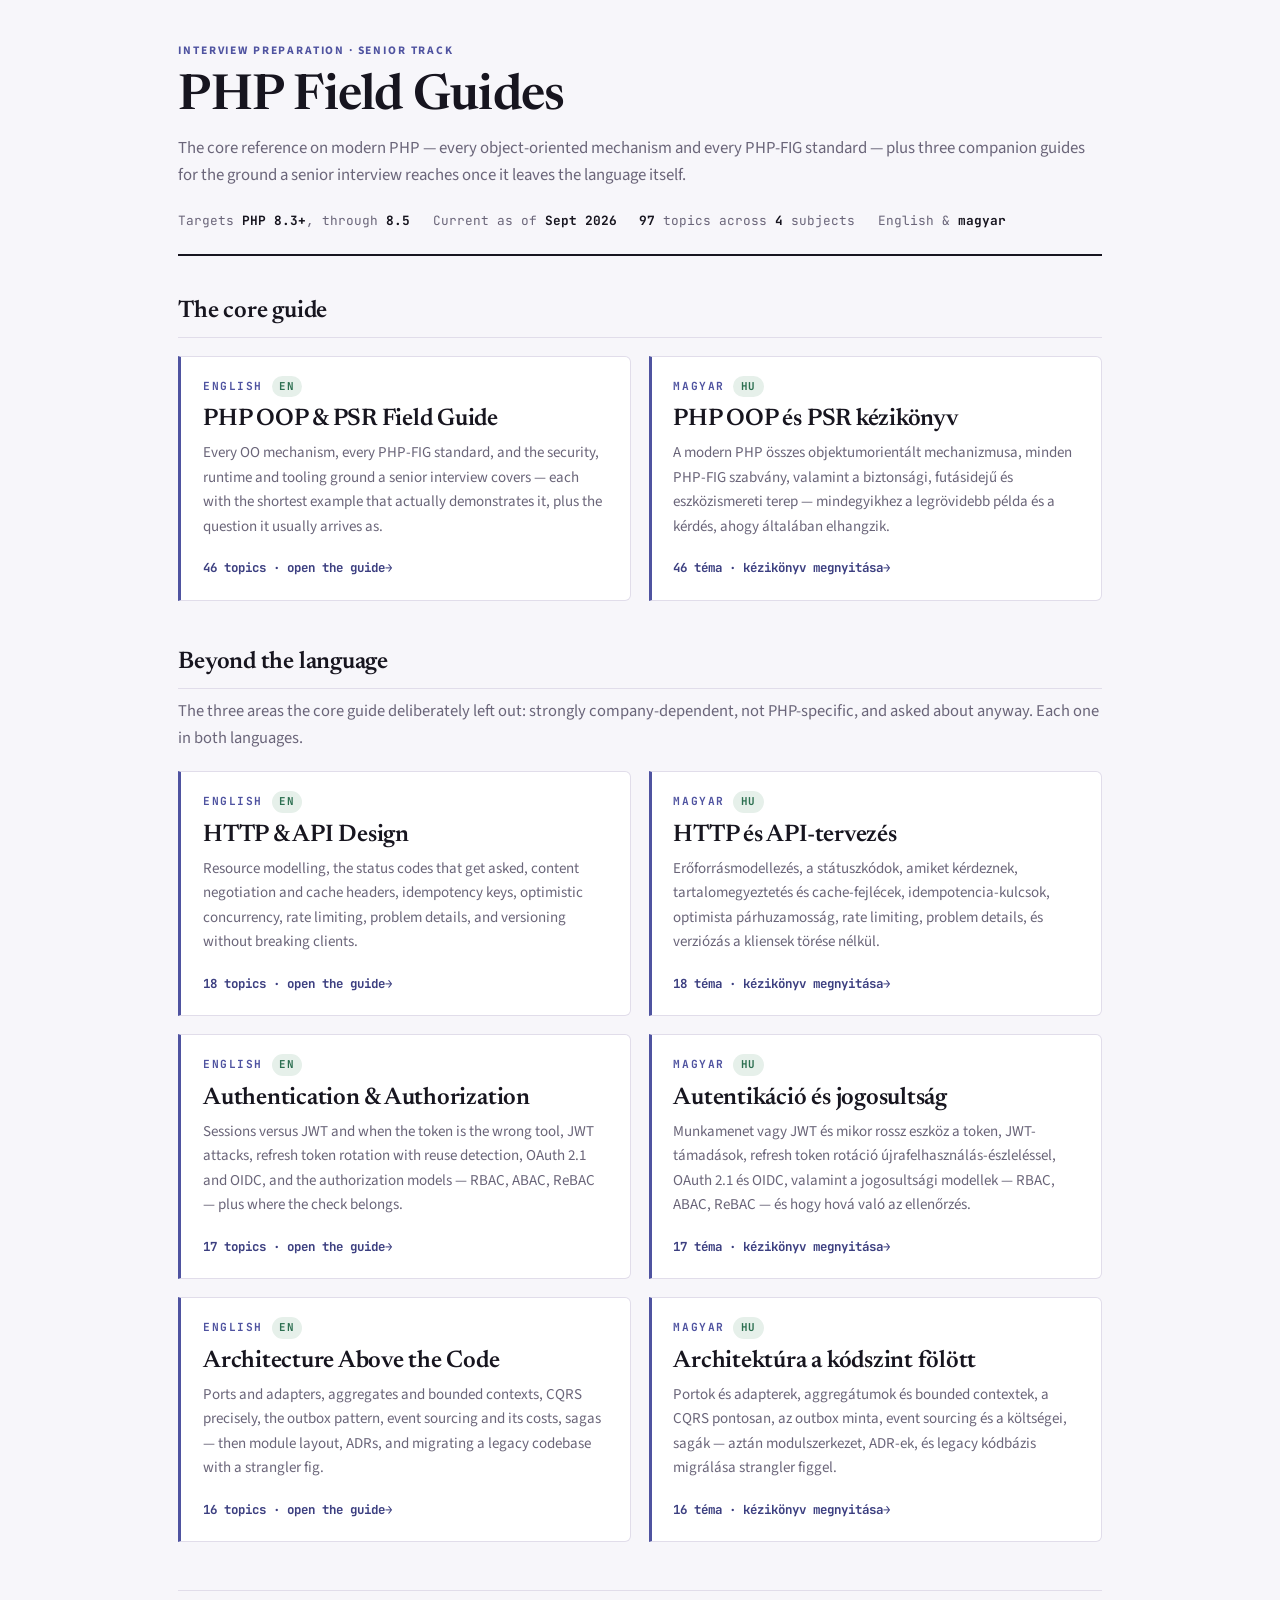
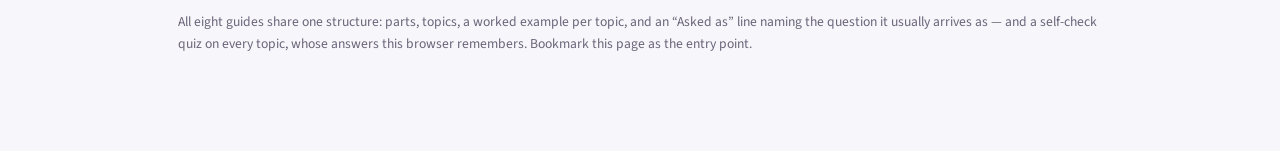
<file: index.html>
<!doctype html>
<html lang="en">
<head>
<meta charset="utf-8">
<meta name="viewport" content="width=device-width, initial-scale=1">
<title>PHP Field Guides</title>
<link rel="preconnect" href="https://fonts.googleapis.com">
<link rel="preconnect" href="https://fonts.gstatic.com" crossorigin>
<link rel="stylesheet" href="https://fonts.googleapis.com/css2?family=Newsreader:ital,opsz,wght@0,6..72,400;0,6..72,600;1,6..72,400&family=Source+Sans+3:ital,wght@0,400;0,600;0,700;1,400&family=JetBrains+Mono:wght@400;700&display=swap">
<link rel="stylesheet" href="assets/base.css">
<link rel="stylesheet" href="assets/index.css">
</head>
<body>
<div class="wrap">

  <header class="masthead">
    <p class="eyebrow">Interview preparation · senior track</p>
    <h1>PHP Field Guides</h1>
    <p class="standfirst">The core reference on modern PHP — every object-oriented mechanism and every PHP-FIG standard — plus three companion guides for the ground a senior interview reaches once it leaves the language itself.</p>
    <div class="meta-row">
      <span>Targets <b>PHP 8.3+</b>, through <b>8.5</b></span>
      <span>Current as of <b>Sept 2026</b></span>
      <span><b>97</b> topics across <b>4</b> subjects</span>
      <span>English &amp; <b>magyar</b></span>
    </div>
  </header>

  <main>
    <h2 class="group">The core guide</h2>
    <ul class="cards">
      <li>
        <a class="card" href="guides/php-en.html" hreflang="en">
          <span class="lang">English <span class="pill ok">EN</span></span>
          <h3>PHP OOP &amp; PSR Field Guide</h3>
          <p>Every OO mechanism, every PHP-FIG standard, and the security, runtime and tooling ground a senior interview covers — each with the shortest example that actually demonstrates it, plus the question it usually arrives as.</p>
          <span class="go">46 topics · open the guide</span>
        </a>
      </li>
      <li>
        <a class="card" href="guides/php-hu.html" hreflang="hu">
          <span class="lang">Magyar <span class="pill ok">HU</span></span>
          <h3>PHP OOP és PSR kézikönyv</h3>
          <p>A modern PHP összes objektumorientált mechanizmusa, minden PHP-FIG szabvány, valamint a biztonsági, futásidejű és eszközismereti terep — mindegyikhez a legrövidebb példa és a kérdés, ahogy általában elhangzik.</p>
          <span class="go">46 téma · kézikönyv megnyitása</span>
        </a>
      </li>
    </ul>

    <h2 class="group">Beyond the language</h2>
    <p class="group-intro">The three areas the core guide deliberately left out: strongly company-dependent, not PHP-specific, and asked about anyway. Each one in both languages.</p>
    <ul class="cards">
      <li>
        <a class="card" href="guides/http-api-en.html" hreflang="en">
          <span class="lang">English <span class="pill ok">EN</span></span>
          <h3>HTTP &amp; API Design</h3>
          <p>Resource modelling, the status codes that get asked, content negotiation and cache headers, idempotency keys, optimistic concurrency, rate limiting, problem details, and versioning without breaking clients.</p>
          <span class="go">18 topics · open the guide</span>
        </a>
      </li>
      <li>
        <a class="card" href="guides/http-api-hu.html" hreflang="hu">
          <span class="lang">Magyar <span class="pill ok">HU</span></span>
          <h3>HTTP és API-tervezés</h3>
          <p>Erőforrásmodellezés, a státuszkódok, amiket kérdeznek, tartalomegyeztetés és cache-fejlécek, idempotencia-kulcsok, optimista párhuzamosság, rate limiting, problem details, és verziózás a kliensek törése nélkül.</p>
          <span class="go">18 téma · kézikönyv megnyitása</span>
        </a>
      </li>
      <li>
        <a class="card" href="guides/auth-en.html" hreflang="en">
          <span class="lang">English <span class="pill ok">EN</span></span>
          <h3>Authentication &amp; Authorization</h3>
          <p>Sessions versus JWT and when the token is the wrong tool, JWT attacks, refresh token rotation with reuse detection, OAuth 2.1 and OIDC, and the authorization models — RBAC, ABAC, ReBAC — plus where the check belongs.</p>
          <span class="go">17 topics · open the guide</span>
        </a>
      </li>
      <li>
        <a class="card" href="guides/auth-hu.html" hreflang="hu">
          <span class="lang">Magyar <span class="pill ok">HU</span></span>
          <h3>Autentikáció és jogosultság</h3>
          <p>Munkamenet vagy JWT és mikor rossz eszköz a token, JWT-támadások, refresh token rotáció újrafelhasználás-észleléssel, OAuth 2.1 és OIDC, valamint a jogosultsági modellek — RBAC, ABAC, ReBAC — és hogy hová való az ellenőrzés.</p>
          <span class="go">17 téma · kézikönyv megnyitása</span>
        </a>
      </li>
      <li>
        <a class="card" href="guides/architecture-en.html" hreflang="en">
          <span class="lang">English <span class="pill ok">EN</span></span>
          <h3>Architecture Above the Code</h3>
          <p>Ports and adapters, aggregates and bounded contexts, CQRS precisely, the outbox pattern, event sourcing and its costs, sagas — then module layout, ADRs, and migrating a legacy codebase with a strangler fig.</p>
          <span class="go">16 topics · open the guide</span>
        </a>
      </li>
      <li>
        <a class="card" href="guides/architecture-hu.html" hreflang="hu">
          <span class="lang">Magyar <span class="pill ok">HU</span></span>
          <h3>Architektúra a kódszint fölött</h3>
          <p>Portok és adapterek, aggregátumok és bounded contextek, a CQRS pontosan, az outbox minta, event sourcing és a költségei, sagák — aztán modulszerkezet, ADR-ek, és legacy kódbázis migrálása strangler figgel.</p>
          <span class="go">16 téma · kézikönyv megnyitása</span>
        </a>
      </li>
    </ul>
  </main>

  <footer class="end">
    All eight guides share one structure: parts, topics, a worked example per topic, and an “Asked as” line naming the question it usually arrives as — and a self-check quiz on every topic, whose answers this browser remembers. Bookmark this page as the entry point.
  </footer>

</div>
</body>
</html>
</file>
<file: assets/base.css>
/* base.css — design tokens and shared chrome (masthead, footer, pills, links).
   Loaded by every page; page-specific rules live in guide.css / index.css. */

:root {
  color-scheme: light dark;

  --paper:      #f7f6fa;
  --surface:    #ffffff;
  --surface-2:  #f0eef6;
  --ink:        #17151f;
  --muted:      #6a6579;
  --line:       #e1ddea;
  --line-soft:  #ebe8f1;
  --accent:     #4f53a0;
  --accent-ink: #3c3f80;
  --accent-soft:#eae9f7;
  --rust:       #a1522d;
  --rust-soft:  #f6ece5;
  --moss:       #2c6f50;
  --moss-soft:  #e6f0ea;
  --amber:      #856216;
  --amber-soft: #f6efdd;
  --code-bg:    #1b1826;
  --code-ink:   #ddd8ea;
  --code-line:  #2c2740;
  --tok-key:    #c3a0f0;
  --tok-str:    #9ed6a8;
  --tok-var:    #8fc7ef;
  --tok-fn:     #f0c987;
  --tok-com:    #7a7391;
  --tok-num:    #efa5a5;
  --tok-cls:    #f2d9a0;
  --radius:     6px;
  --wrap:       1200px;
  --wrap-pad:   clamp(1rem, 3vw, 2.5rem);
}

@media (prefers-color-scheme: dark) {
  :root:not([data-theme="light"]) {
    --paper:      #121019;
    --surface:    #1a1725;
    --surface-2:  #221e30;
    --ink:        #e9e6f0;
    --muted:      #9d97ad;
    --line:       #2e2941;
    --line-soft:  #262236;
    --accent:     #a7a9e8;
    --accent-ink: #c0c1f2;
    --accent-soft:#24213a;
    --rust:       #e0a380;
    --rust-soft:  #2e2028;
    --moss:       #8fcfae;
    --moss-soft:  #17281f;
    --amber:      #dcbb6c;
    --amber-soft: #2a2418;
    --code-bg:    #0d0b14;
    --code-line:  #241f36;
  }
}

:root[data-theme="dark"] {
  --paper:      #121019;
  --surface:    #1a1725;
  --surface-2:  #221e30;
  --ink:        #e9e6f0;
  --muted:      #9d97ad;
  --line:       #2e2941;
  --line-soft:  #262236;
  --accent:     #a7a9e8;
  --accent-ink: #c0c1f2;
  --accent-soft:#24213a;
  --rust:       #e0a380;
  --rust-soft:  #2e2028;
  --moss:       #8fcfae;
  --moss-soft:  #17281f;
  --amber:      #dcbb6c;
  --amber-soft: #2a2418;
  --code-bg:    #0d0b14;
  --code-line:  #241f36;
}

* { box-sizing: border-box; }

body {
  margin: 0;
  background: var(--paper);
  color: var(--ink);
  font-family: "Source Sans 3", ui-sans-serif, system-ui, -apple-system, "Segoe UI", sans-serif;
  font-size: 16.5px;
  line-height: 1.62;
  -webkit-font-smoothing: antialiased;
}

img { max-width: 100%; }

.wrap {
  max-width: var(--wrap);
  margin: 0 auto;
  padding: 0 var(--wrap-pad) 6rem;
}

/* ---------- masthead ---------- */
.masthead {
  border-bottom: 2px solid var(--ink);
  padding: 2.6rem 0 1.4rem;
  margin-bottom: 2.2rem;
}
.eyebrow {
  font-size: 0.72rem;
  letter-spacing: 0.16em;
  text-transform: uppercase;
  color: var(--accent);
  font-weight: 700;
  margin: 0 0 0.7rem;
}
h1 {
  font-family: Newsreader, Georgia, "Times New Roman", serif;
  font-weight: 600;
  font-size: clamp(2.1rem, 5vw, 3.1rem);
  line-height: 1.08;
  letter-spacing: -0.015em;
  margin: 0 0 0.6rem;
  text-wrap: balance;
}
.standfirst {
  color: var(--muted);
  font-size: 1.05rem;
  margin: 0 0 1.4rem;
}
.meta-row {
  display: flex;
  flex-wrap: wrap;
  gap: 0.5rem 1.4rem;
  font-size: 0.8rem;
  color: var(--muted);
  font-family: "JetBrains Mono", ui-monospace, monospace;
}
.meta-row b { color: var(--ink); font-weight: 700; }

/* ---------- pills ---------- */
.pill {
  display: inline-block;
  font-size: 0.68rem;
  font-weight: 700;
  letter-spacing: 0.08em;
  text-transform: uppercase;
  padding: 0.12rem 0.45rem;
  border-radius: 100px;
  white-space: nowrap;
}
.pill.ok    { background: var(--moss-soft);  color: var(--moss); }
.pill.dep   { background: var(--rust-soft);  color: var(--rust); }
.pill.draft { background: var(--amber-soft); color: var(--amber); }
.pill.dead  { background: var(--surface-2);  color: var(--muted); }

/* ---------- links, footer, utilities ---------- */
a { color: var(--accent-ink); }
a:focus-visible { outline: 2px solid var(--accent); outline-offset: 2px; border-radius: 3px; }

footer.end {
  border-top: 1px solid var(--line);
  margin-top: 3rem;
  padding-top: 1.2rem;
  font-size: 0.85rem;
  color: var(--muted);
}

[hidden] { display: none !important; }

@media (prefers-reduced-motion: reduce) {
  * { animation: none !important; transition: none !important; scroll-behavior: auto !important; }
}
html { scroll-behavior: smooth; }
</file>
<file: assets/index.css>
/* index.css — the guide-picker cards on the landing page. */

:root { --wrap: 1000px; }

.group {
  font-family: Newsreader, Georgia, serif;
  font-weight: 600;
  font-size: 1.5rem;
  letter-spacing: -0.01em;
  border-bottom: 1px solid var(--line);
  padding-bottom: 0.4rem;
  margin: 2.6rem 0 1.1rem;
}
.group:first-child { margin-top: 0; }
.group-intro {
  color: var(--muted);
  margin: -0.5rem 0 1.2rem;
}

.cards {
  display: grid;
  grid-template-columns: repeat(auto-fit, minmax(300px, 1fr));
  gap: 1.1rem;
  margin: 0;
  padding: 0;
  list-style: none;
}
.card {
  display: flex;
  flex-direction: column;
  gap: 0.5rem;
  height: 100%;
  background: var(--surface);
  border: 1px solid var(--line);
  border-left: 3px solid var(--accent);
  border-radius: 0 var(--radius) var(--radius) 0;
  padding: 1.2rem 1.35rem 1.35rem;
  color: inherit;
  text-decoration: none;
}
.card:hover {
  background: var(--accent-soft);
  border-color: color-mix(in srgb, var(--accent) 45%, transparent);
  border-left-color: var(--accent);
}
.card .lang {
  font-family: "JetBrains Mono", ui-monospace, monospace;
  font-size: 0.7rem;
  letter-spacing: 0.14em;
  text-transform: uppercase;
  color: var(--accent);
  font-weight: 700;
}
.card h3 {
  font-family: Newsreader, Georgia, serif;
  font-weight: 600;
  font-size: 1.5rem;
  letter-spacing: -0.01em;
  line-height: 1.18;
  margin: 0;
}
.card p {
  color: var(--muted);
  font-size: 0.94rem;
  margin: 0;
}
.card .go {
  margin-top: auto;
  padding-top: 0.7rem;
  font-family: "JetBrains Mono", ui-monospace, monospace;
  font-size: 0.78rem;
  color: var(--accent-ink);
  font-weight: 700;
}
.card .go::after {
  content: " \2192";
  display: inline-block;
  transition: transform 120ms ease;
}
.card:hover .go::after { transform: translateX(3px); }
</file>
